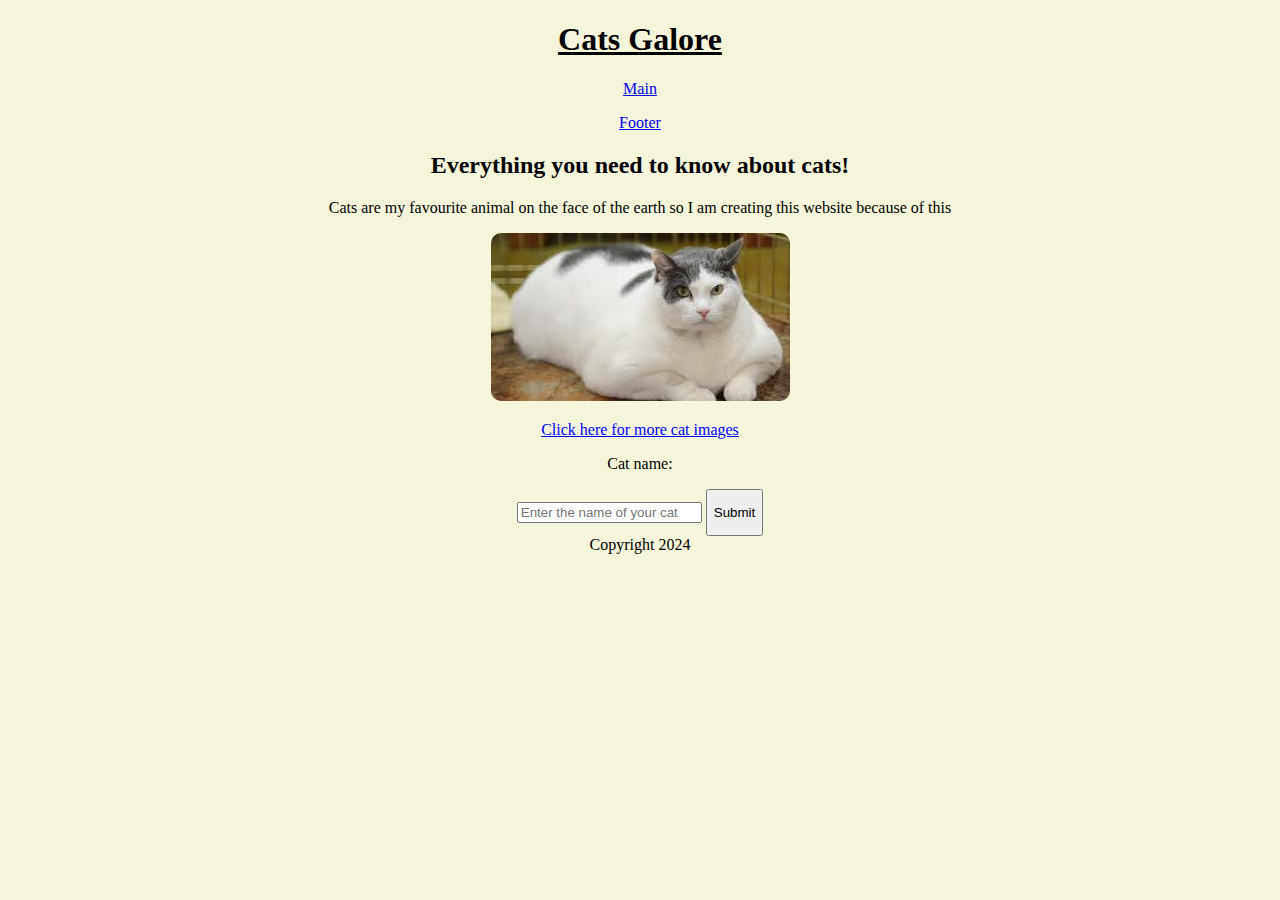
<file: html-css-beginner/index.html>
<!DOCTYPE html> <!-- Specifies to the browser we are using HTML-->
<html lang="en"> <!-- This is the actual HTML tag with the language we are using-->

<head>
    <!-- Head includes all the meta information in the document. This is the information that is not visible to the user, its basically the brain of the document-->
    <meta charset="UTF-8">
    <meta http-equiv="X-UA-Compatible" content="IE=edge">
    <meta name="viewport" content="width=device-width, initial-scale=1.0">
    <link rel="stylesheet" href="styles.css" />
    <!-- This line if code is important for our whole webpage. This links our HTML document to our CSS document, which allows us to style our whole webpage-->
    <title>Cats Galore</title>
</head>

<body> <!--This is the body of the website, all tags, attributes and text NEED to be contain with this tag-->



    <section>
        <!-- This is a section tag, which also a container tag. This allows us to group important parts of our website together. We have used this section tag here in order to contain all of our typography tags-->
        <header>
            <!-- This is a single use tag called header, where the main header or title of the website will be contained-->
            <h1 class="title">Cats Galore</h1>
            <!--This is the h1 tag where we have added our title to our website. We have also added a class method in here to link to our CSS document-->
            <nav class="navigation">
                <!-- This is a nav tag which is usual contained within the header. This will contain navigate links for out website. Nav tags always contain anchor attributes as these store links to other webpages or other pages linked to our website.-->

                <a href="#main">
                    <!-- Here we have added a anchor tag which contains a "#" link. This link is a tag link which will take the user to the part of the page which is linked in that href.-->
                    <p>Main</p>
                </a>

                <a href="#footer">
                    <p>Footer</p>
                </a>

            </nav>
        </header>
        <!-- This is a header tag (typography tag). These tags can go upto h6, with h1 being the most promenant on the website and there only tends to be one h1 tag per webpage for the title -->
        <main id="main">
            <!-- This is another single use tag called main, where the bulk of the website will be contained-->
            <h2>Everything you need to know about cats!</h2> <!-- Example of a h2 tag (typography tag)-->

            <p>Cats are my favourite animal on the face of the earth so I am creating this website because of this</p>
            <!-- This is an example of a paragraph tag (typography tag) which is a single use closing tag used to store text for a webpage-->
    </section>

    <section> <!-- Here we have used another section tag to group our utility tags together-->
        <div>
            <!--Here we have used a div tag which stands for division and its another container tag. We have used this here instead of a section tag as 1. these tags are already contained in a section tag and 2. the image and href link are both related to eachother which is where we used the div tag-->
            <img class="cat-picture"
                src="[data-uri]"
                alt="fat-cat">
            <!-- This is an example of an image tag (utility tag) which is an open tag. We need to give this tag an attribute which in this case is the "src" attribute which is where we store the image source. It also has another attribute called "alt" which is a description of the image-->

            <a href="https://thecatsite.com" target="_blank">
                <!-- This is an example of an anchor tag, which is used to create an anchorage (link) to another location on the internet. Anything in bewtween the opening and closing anchor tags are called the children of the anchor tag. In order for an acnhor tag to work, we need to add a "href" attribute into the opening tag to the link can be clicked-->
                <!-- Here we have also added an id for this anchor, which we can use to link to our CSS document-->


                <p class="link-to-cat-images">Click here for more cat images</p>
                <!-- (typography tag) This will be the clickable text on the webpage which will cover the hyperlink-->
            </a>
        </div>
        <form>
            <!-- This is another example of a contain tag however its used specifically for user inputs. As you can see we have contained this around the input and submit box's-->
            <label>
                <!-- (utility tag) The lable tag, which is a utility tag, is used to wrap around an input tag usually-->
                <p>Cat name:</p>
                <!-- (typography tag) We have also added a paragraph tag in here which will sit above the input box-->
                <input placeholder="Enter the name of your cat" />
                <!-- (utility tag) This is an example of an input tag, which will open up an input box on the webpage. We have added the "placeholder attribute which adds placeholder text on the input box usually telling the user what to input-->
            </label>

            <button name="Submit" type="submit" value="text">
                <!-- (utility tag) The button tag is another utility tag which should always be placed under the lable tag for it to sit next to it on the webpage. After the user has inputted their text they are then able to submit it to the database. We have also added some additional attributes for best practice-->
                <p>Submit</p>
                <!-- Paragraph tag included which will display for the user. Always contained inside the button tags-->
            </button>
        </form>
    </section>
    </main>
    <footer id="footer">
        <!-- This is another single use tag which is used to contain the footer information of the website. We have added an ID which is used in the nav tag at the top of the page-->
        Copyright 2024
    </footer>
</body>

</html>
</file>
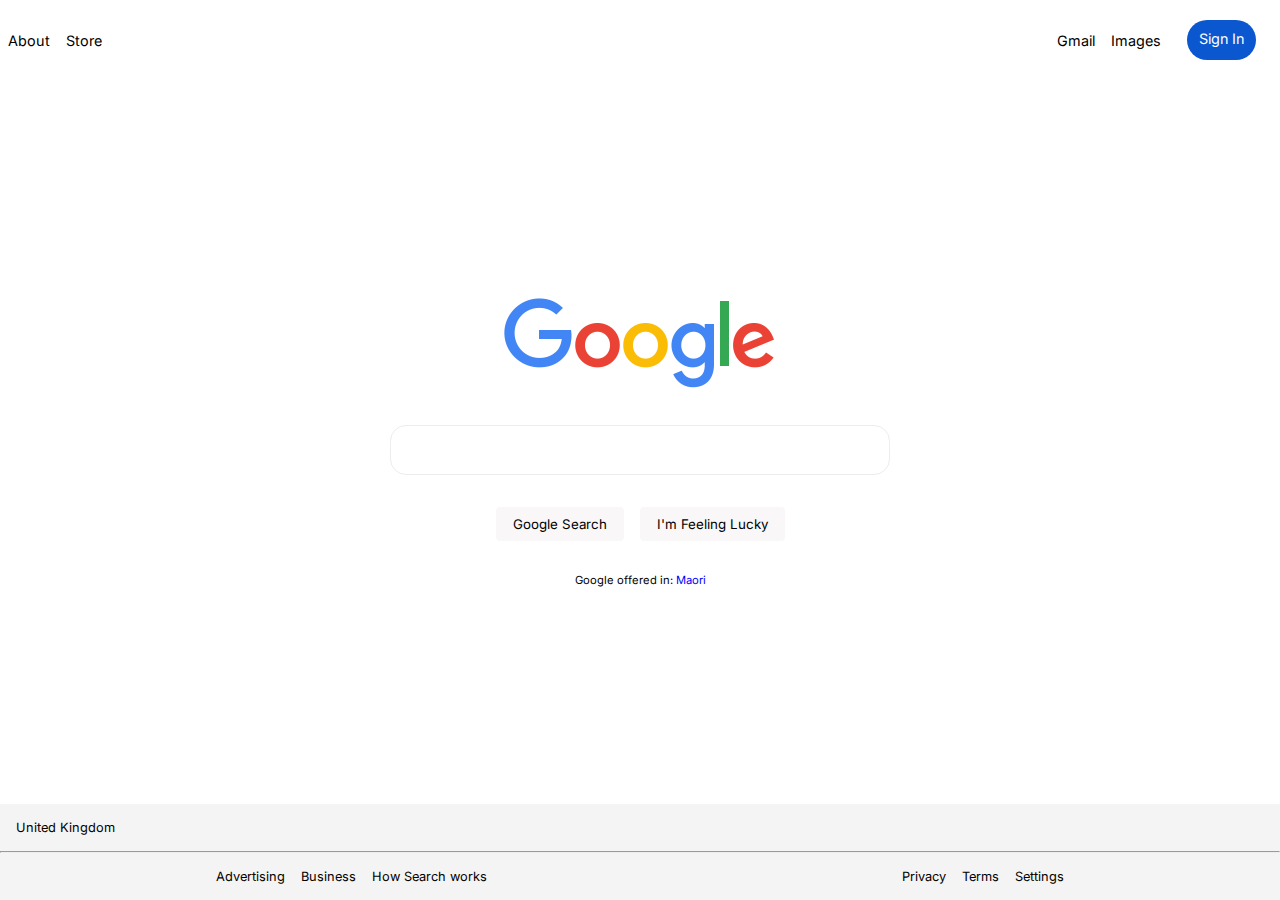
<file: html-css-google-homepage/index.html>
<!DOCTYPE html>
<html lang="en">

<head>
    <meta charset="UTF-8">
    <meta name="viewport" content="width=device-width, initial-scale=1.0">
    <title>Google Homepage</title>
    <link rel="stylesheet" href="styles.css" />
    <link rel="preconnect" href="https://fonts.googleapis.com">
    <link rel="preconnect" href="https://fonts.gstatic.com" crossorigin>
    <link
        href="https://fonts.googleapis.com/css2?family=Inter:ital,opsz,wght@0,14..32,100..900;1,14..32,100..900&family=Poppins:ital,wght@0,100;0,200;0,300;0,400;0,500;0,600;0,700;0,800;0,900;1,100;1,200;1,300;1,400;1,500;1,600;1,700;1,800;1,900&display=swap"
        rel="stylesheet">
    <link rel="stylesheet" href="https://cdnjs.cloudflare.com/ajax/libs/font-awesome/6.6.0/css/all.min.css"
        integrity="sha512-Kc323vGBEqzTmouAECnVceyQqyqdsSiqLQISBL29aUW4U/M7pSPA/gEUZQqv1cwx4OnYxTxve5UMg5GT6L4JJg=="
        crossorigin="anonymous" referrerpolicy="no-referrer" />
</head>

<body>
    <header>
        <div class="nav-container">
            <a class="text-link" target="_blank"
                href="https://about.google/?fg=1&utm_source=google-GB&utm_medium=referral&utm_campaign=hp-header">
                <p>About</p>
            </a>
            <a class="text-link" target="_blank"
                href="https://store.google.com/GB/?utm_source=hp_header&utm_medium=google_ooo&utm_campaign=GS100042&hl=en-GB&pli=1">
                <p>Store</p>
            </a>
        </div>

        <nav class="nav-container nav-container-second">
            <a class="text-link" target="_blank" href="https://mail.google.com">
                <p>Gmail</p>
            </a>
            <a class="text-link" target="_blank" href="https://www.google.co.uk/imghp?hl=en&ogbl">
                <p>Images</p>
            </a>
            <a href="signin.html" class="sign-in-button">Sign In</a>

            <!--<img src="public/profile-picture.jpeg" alt="profile-picture" /> -->
        </nav>
    </header>

    <main>
        <div>
            <img class="google-logo" src="public/google-logo.jpeg" alt="google-logo" />
        </div>

        <div class="input-bar">
            <i class="fa-solid fa-magnifying-glass"></i>
            <form action="https://www.google.com/search" method="GET" style="display: flex; flex: 1;">
                <input id="search-bar" title="Search" name="q" required />
                <input type="file" id="image-upload" accept="image/*" style="display: none;" />
                <div>
                    <button type="button" class="input-icon mic-button">
                        <i class="fa-solid fa-microphone"></i>
                    </button>
                    <button type="button" class="input-icon" id="camera-button">
                        <i class="fa-solid fa-camera"></i>
                    </button>
                </div>
            </form>
        </div>



        <div class="button-grid">
            <button>
                <p>Google Search</p>
            </button>
            <button>
                <p>I'm Feeling Lucky</p>
            </button>
        </div>

        <p class="language-text">
            Google offered in: <a class="language-link">Maori</a>
        </p>
    </main>

    <footer>
        <div>
            <p>United Kingdom</p>
        </div>
        <hr />
        <div class="footer-grid">
            <div class="footer-links">
                <a href="https://ads.google.com/intl/en_uk/home/" target="_blank">
                    <p>Advertising</p>
                </a>
                <a href="https://smallbusiness.withgoogle.com" target="_blank">
                    <p>Business</p>
                </a>
                <a href="https://www.google.com/search/howsearchworks/?fg=1">
                    <p>How Search works</p>
                </a>
            </div>
            <div class="footer-links">
                <a href="https://policies.google.com/privacy?hl=en-GB&fg=1">
                    <p>Privacy</p>
                </a>
                <a href="https://policies.google.com/terms?hl=en-GB&fg=1">
                    <p>Terms</p>
                </a>
                <a href="/">
                    <p>Settings</p>
                </a>
            </div>
        </div>
    </footer>

    <script src="script.js"></script>

</body>

</html>
</file>
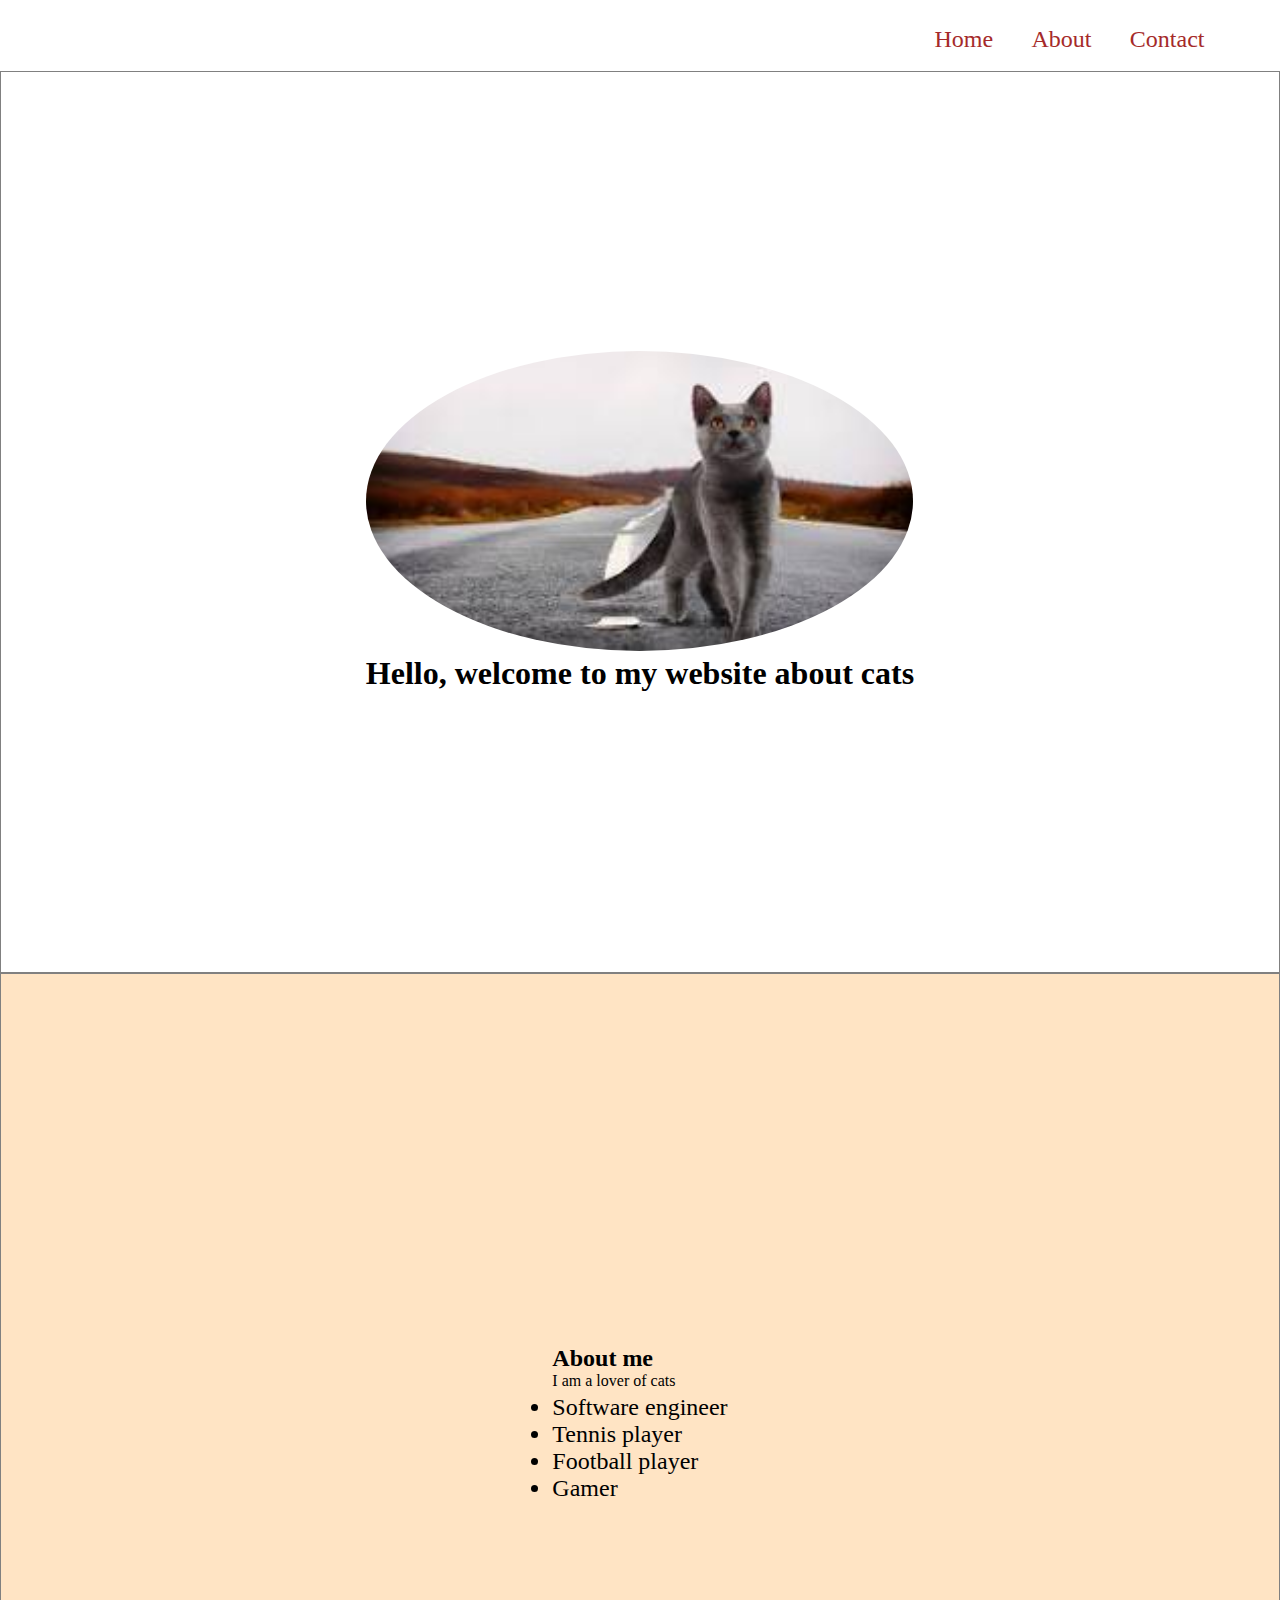
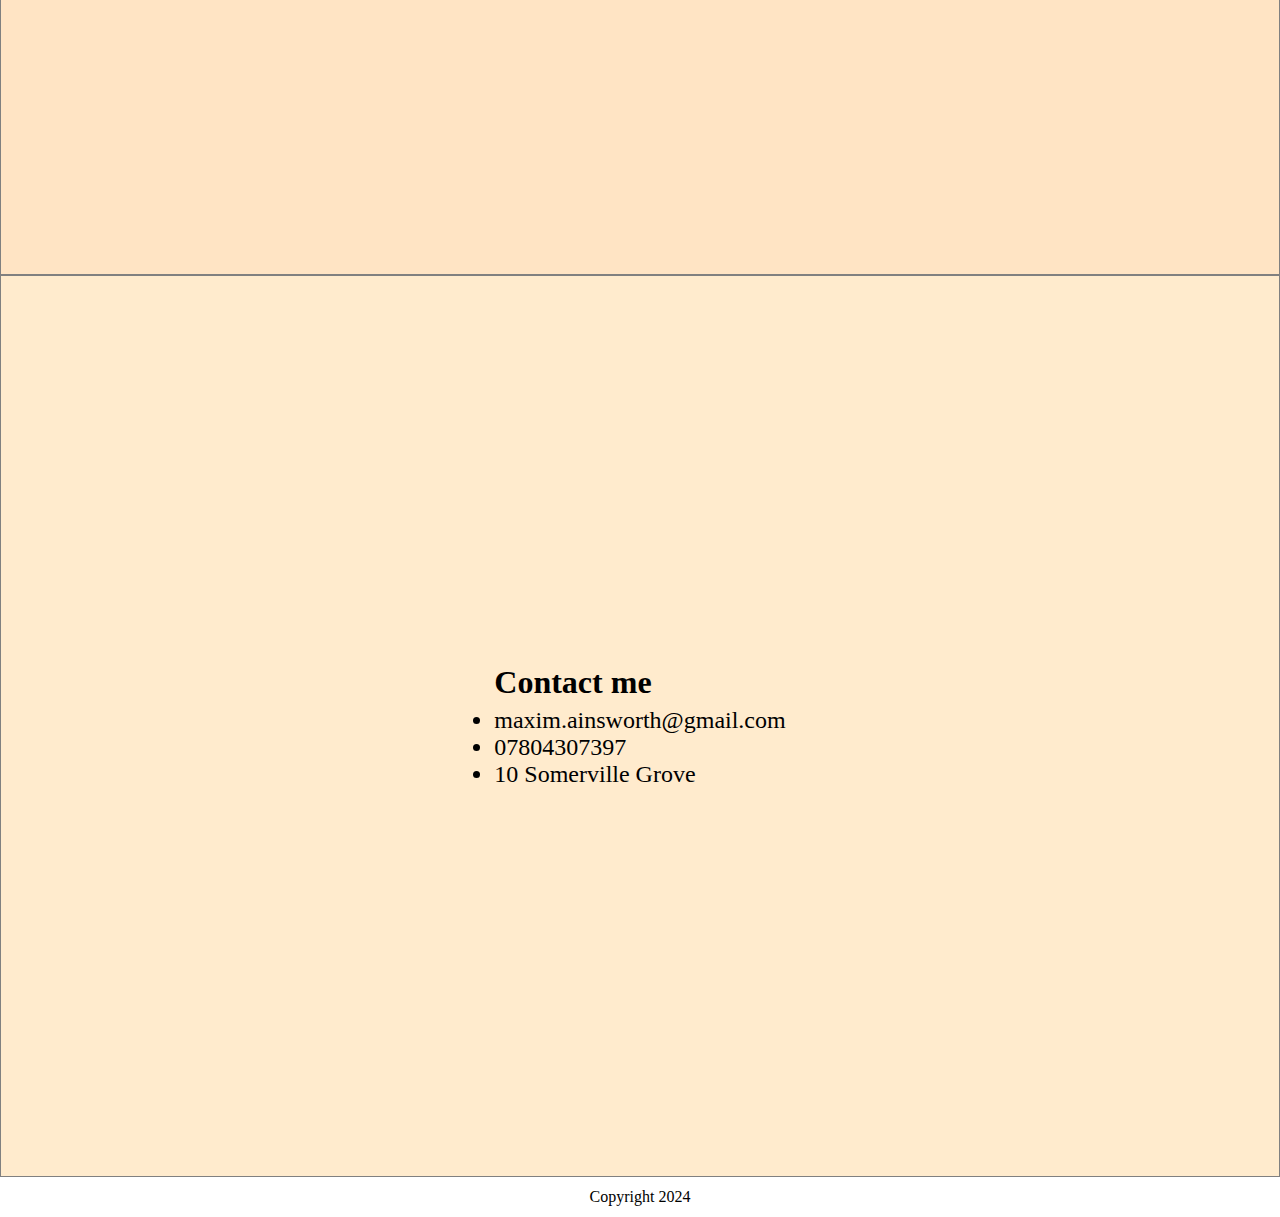
<file: html-css-beginner/website-template.html>
<!DOCTYPE html>
<html lang="en">

<head>
    <meta charset="UTF-8">
    <meta http-equiv="X-UA-Compatible" content="IE=edge">
    <meta name="viewport" content="width=device-width, initial-scale=1.0">
    <link rel="stylesheet" href="style-sheet-template.css" />
    <title>Cats Galore</title>
</head>

<body>
    <header>
        <nav>
        <ul>
        <li><a href="#intro">Home</a></li>
        <li><a href="#about">About</a></li>
        <li><a href="#contact">Contact</a></li>
        </ul>
        </nav>
        </header>
        <main>
            <section id="intro">
                <div class="Container">
                    <img src="[data-uri]" alt="picture-of-a-cat"/>
                    <h1>Hello, welcome to my website about cats</h1>
                </div>
            
            </section>
            
            <section id="about">
                <div class="container">
                    <h2>About me</h2>
                    <p>I am a lover of cats</p>
                    <ul>
                        <li>Software engineer</li>
                        <li>Tennis player</li>
                        <li>Football player</li>
                        <li>Gamer</li>
                    </ul>
                </div>
            
            </section>
            
            <section id="contact">
                <div class="container">
                    <h1>Contact me</h1>
                    <ul>
                        <li>maxim.ainsworth@gmail.com</li>
                        <li>07804307397</li>
                        <li>10 Somerville Grove</li>
                    </ul>

                </div>
            
            </section>
            
            </main>
            <footer>
            Copyright 2024
            </footer>
</body>

</html>
</file>
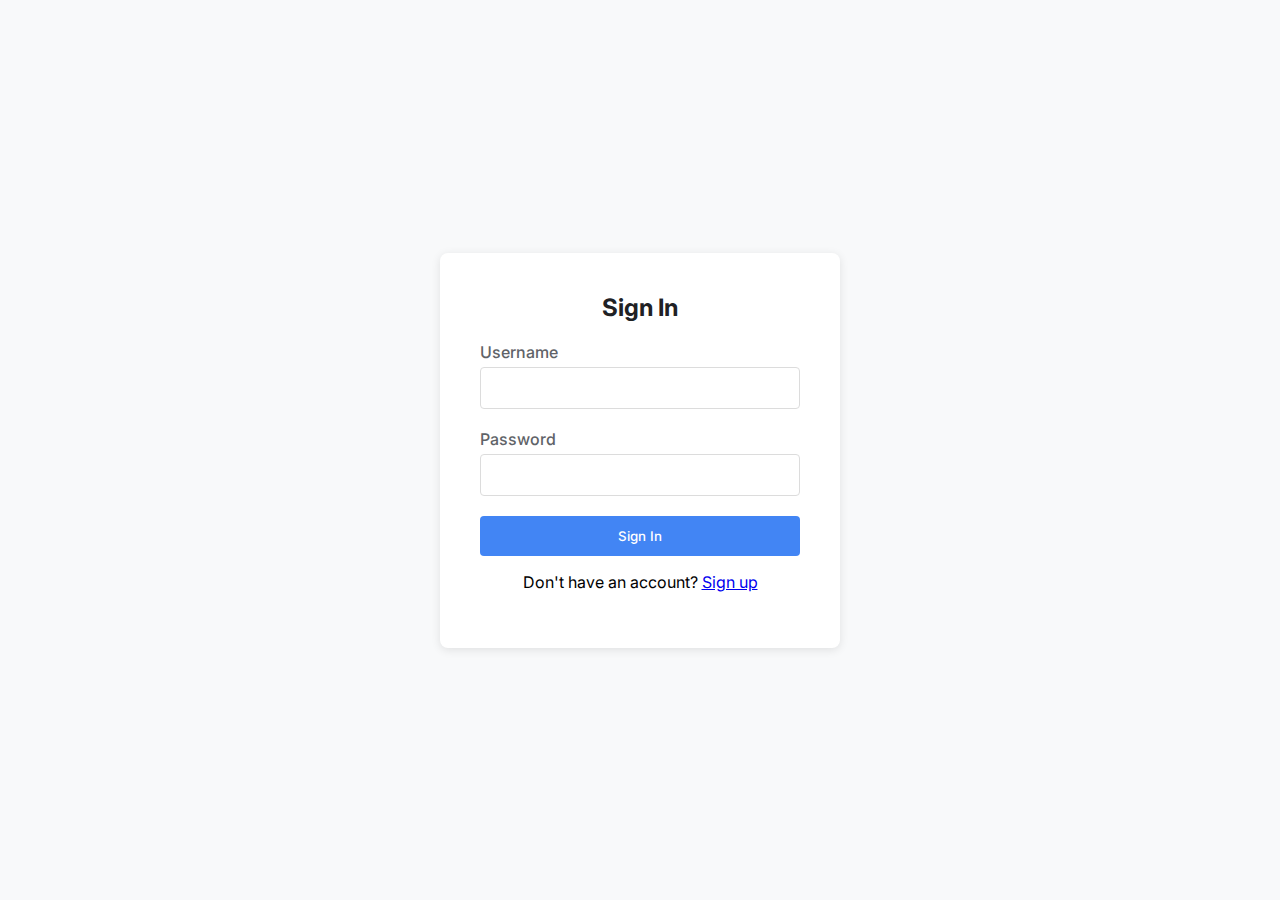
<file: html-css-google-homepage/signin.html>
<!DOCTYPE html>
<html lang="en">
<head>
    <meta charset="UTF-8">
    <meta name="viewport" content="width=device-width, initial-scale=1.0">
    <title>Sign in</title>
    <link rel="stylesheet" href="signinstyles.css">
    <link rel="preconnect" href="https://fonts.googleapis.com">
    <link rel="preconnect" href="https://fonts.gstatic.com" crossorigin>
    <link
        href="https://fonts.googleapis.com/css2?family=Inter:ital,opsz,wght@0,14..32,100..900;1,14..32,100..900&family=Poppins:ital,wght@0,100;0,200;0,300;0,400;0,500;0,600;0,700;0,800;0,900;1,100;1,200;1,300;1,400;1,500;1,600;1,700;1,800;1,900&display=swap"
        rel="stylesheet">
    <link rel="stylesheet" href="https://cdnjs.cloudflare.com/ajax/libs/font-awesome/6.6.0/css/all.min.css"
        integrity="sha512-Kc323vGBEqzTmouAECnVceyQqyqdsSiqLQISBL29aUW4U/M7pSPA/gEUZQqv1cwx4OnYxTxve5UMg5GT6L4JJg=="
        crossorigin="anonymous" referrerpolicy="no-referrer" />
</head>
<body>
    <div class="container">
        <h2>Sign In</h2>
        <form action="process_login.php" method="POST">
            <div class="form-group">
                <label for="username">Username</label>
                <input type="text" id="username" name="username" required>
            </div>
            <div class="form-group">
                <label for="password">Password</label>
                <input type="password" id="password" name="password" required>
            </div>
            <button type="submit" class="submit-btn">Sign In</button>
            <p class="sign-up-link">Don't have an account? <a href="signup.html">Sign up</a></p>
        </form>
    </div>
</body>
</html>
</file>
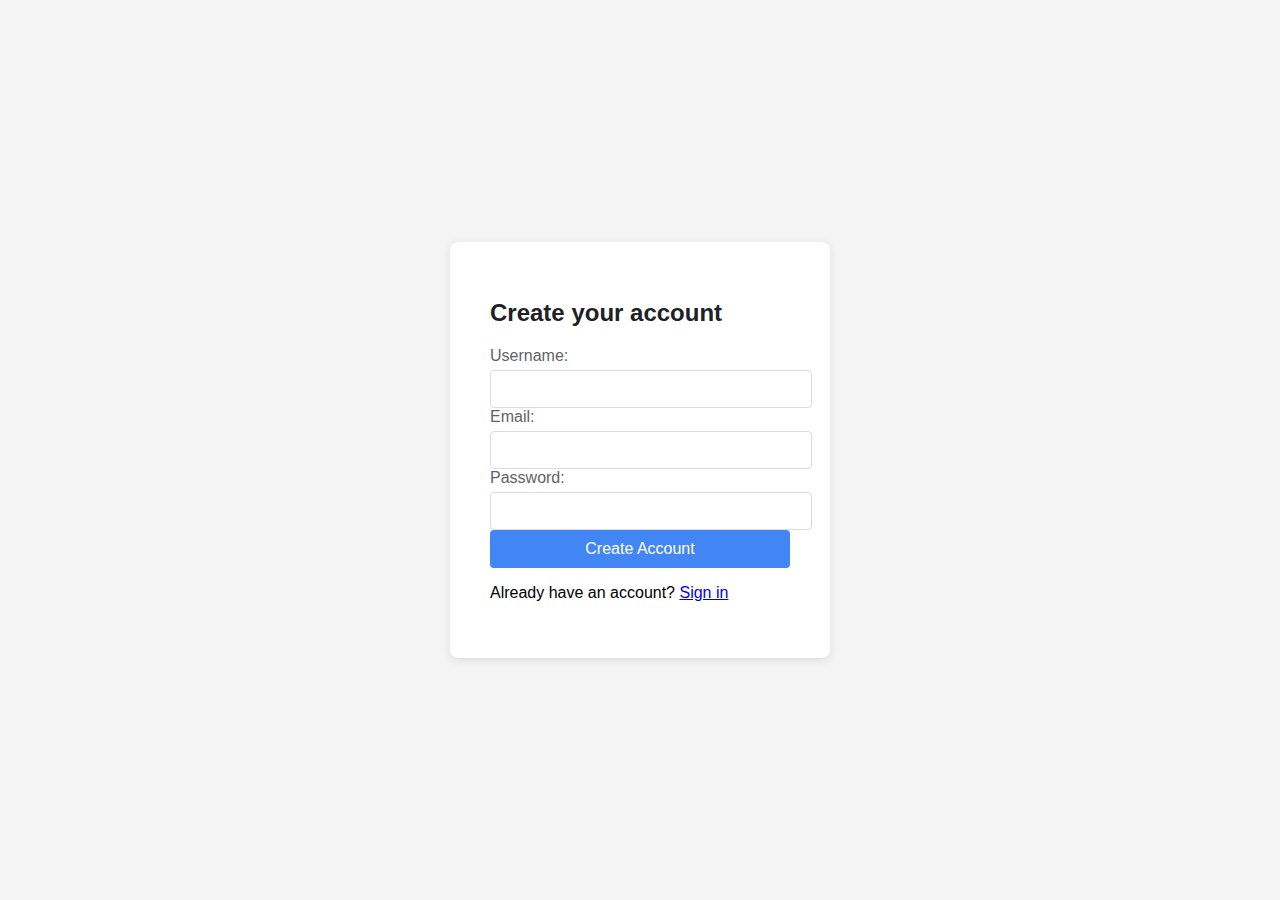
<file: html-css-google-homepage/signup.html>
<!DOCTYPE html>
<html lang="en">
<head>
    <meta charset="UTF-8">
    <meta name="viewport" content="width=device-width, initial-scale=1.0">
    <title>Create Account</title>
    <link rel="stylesheet" href="signup.css">
    <title>Sign up</title>
</head>
<body>
    <div class="container">
        <h1>Create your account</h1>
        <form id="createAccountForm">
            <label for="username">Username:</label>
            <input type="text" id="username" name="username" required minlength="3" maxlength="15">
            <span class="error" id="usernameError"></span>
        
            <label for="email">Email:</label>
            <input type="email" id="email" name="email" required>
            <span class="error" id="emailError"></span>
        
            <label for="password">Password:</label>
            <input type="password" id="password" name="password" required minlength="8" 
                   pattern="(?=.*[a-z])(?=.*[A-Z])(?=.*\d)(?=.*[\W_]).{8,}" 
                   title="Password must be at least 8 characters long, contain at least one uppercase letter, one lowercase letter, one number, and one special character.">
            <span class="error" id="passwordError"></span>
        
            <button type="submit">Create Account</button>
        </form>
        
        <p>Already have an account? <a href="signin.html">Sign in</a></p>
    </div>
</body>
</html>
</file>
<file: html-css-beginner/styles.css>
body {
    /* This is the first method to target styling on a HTML document. Here we are targeting the body which is the whole page and we are changing the background colour */
    background-color: beige;
    font-family: Georgia, 'Times New Roman', Times, serif;
    text-align: center;

}

.navigation {
    color: blue;
       
}

.link-to-cat-images {
    /* This is the second way to target styling on a HTML document. Here we have used a href to target the hyperlink to to see more cats and we have changed the colour to blue */
    color: blue;

}

.title {
    /* This is the third way to target styling on a HTML document. Here we have used a class method to target the title of the webpage and we have underlined it using the text decoration attribute */
    text-decoration: underline;

}

.cat-picture {
    height: auto;
    max-width: 100%;
    object-fit: fill;
    border-radius: 10px;

}
</file>
<file: html-css-google-homepage/styles.css>
* {
    box-sizing: border-box;
    margin: 0;
    padding: 0;
    font-family: 'Inter', sans-serif;
}

header {
    display: flex;
    justify-content: space-between;
    align-items: center;
    padding: 0.5rem;
    gap: 1rem;

}

.nav-container {
    display: flex;
    align-items: center;
    gap: 1rem;
    font-size: 0.9rem;

}

.text-link,
footer a {
    color: inherit;
    text-decoration: none;
}

.text-link:hover,
footer a:hover {
    text-decoration: underline;
}

.nav-container-second .text-link {
    display: none;
}

.icon-link {
    font-size: 1rem;
    color: inherit;
}

.icon-link:hover {
    background-color: rgb(238, 236, 236);
    width: 30px;
    aspect-ratio: 1 / 1;
    overflow: hidden;
    border-radius: 100%;
    display: grid;
    place-items: center;

}

.sign-in-button {
    background-color: #0b57d0;
    border: none;
    color: white;
    display: flex;
    padding: 10px 12px;
    margin: 12px 16px 12px 10px;
    border-radius: 100px;
    min-height: 40px;
    outline: none;
    line-height: 18px;
    text-decoration: none;
    
}

.sign-in-button:hover,
.sign-in-button:focus-within {
    box-shadow: 0 0 1px 2px rgb(148, 155, 162);
    text-decoration: none;
    
}

.google-header {
    font-family: 'Poppins', sans-serif;
}

.img-button {
    border: none;
    background: transparent;

}

.img-button img {
    width: 30px;
    overflow: hidden;
    border-radius: 100%;
}

body {
    font-size: 0.9rem;
    display: flex;
    flex-direction: column;
    min-height: 100vh;
}

button {
    cursor: pointer;
}

.google-logo {

    width: 272;
    height: 92px;

}

main {
    flex: 1;
    display: flex;
    flex-direction: column;
    justify-content: center;
    align-items: center;
    gap: 2rem;
    padding: 1rem;
}

.input-bar {
    display: flex;
    align-items: center; 
    gap: 0.5rem; 
    width: 100%;
    max-width: 500px;
    border: 1px solid rgb(238, 236, 236);
    padding: 0.5rem; 
    border-radius: 1rem;
}

.input-bar:hover,
.input-bar:focus-within {
    box-shadow: 0 0 1px 2px rgb(248, 246, 246);
}


.input-bar input {
    flex: 1; 
    border: none;
    outline: none;
    padding: 0.5rem; 
}

.input-bar div {
    display: flex; 
    align-items: center; 
    gap: 0.5rem; 
}

.input-icon {
    background: transparent;
    border: none;
    cursor: pointer; 
    padding: 0.5rem; 
}

.input-icon:hover {
    opacity: 0.6;
}

.button-grid {
    display: flex;
    align-items: center;
    gap: 1rem;
}

.button-grid button {
    padding: 0.5rem 1rem;
    border: 1px solid transparent;
    background-color: rgb(249, 247, 247);
    border-radius: 0.25rem;

}

.button-grid button:hover {

    border: 1px solid slategray;

}

.language-link {
    color: blue;
    text-decoration: none;
    cursor: pointer;

}

.language-link:hover {
    text-decoration: underline;
}

.language-text {
    font-size: 0.7rem
}

footer {
    background-color: rgb(244, 244, 244);
    font-size: 0.7rem;
}

footer>div {
    padding: 1rem;
}

.footer-grid {
    display: flex;
    flex-direction: column;
    align-items: center;
    justify-content: space-around;
    gap: 2rem;
}

.footer-links {
    display: flex;
    align-items: center;
    gap: 1rem;
}

@media (min-width: 640px) {
    footer {
        font-size: 0.8rem;
    }

    .footer-grid {
        display: flex;
        flex-direction: row;
        gap: 1rem;
    }
    .nav-container-second .text-link {
        display: block;
    }
}
</file>
<file: html-css-beginner/style-sheet-template.css>
*{
    padding: 0;
    margin: 0;
    }
    
    header{
    height: 45px;
    }
    header nav ul{
    display: flex;
    margin-left: 70%;
    list-style: none;
    }
    
    header nav ul li{
    padding-left: 10%;
    }
    
    header a{
    text-decoration: none;
    color: brown;
    
    }
    
    section{
    height: 100vh;
    border: 1px solid grey;
    display: flex;
    justify-content: center;
    align-items: center;
    }
    
    .Container img{
    height: 300px;
    border-radius: 50%;
    }
    
    .Container h2{
    margin-top: 2%;
    font-size: 3em;
    font-family: 'Lucida Sans', 'Lucida Sans Regular', 'Lucida Grande', 'Lucida Sans Unicode', Geneva, Verdana, sans-serif;
    }
    .Container p, ul{
    margin-top: 2%;
    font-size: 1.5rem;
    }
    
    footer {
    line-height: 40px;
    display: flex;
    justify-content: center;
    font-size: 1rem;
    }

    #intro {
        
        background-repeat: round;
        }
        #about{
        background-color: bisque;
        }
        #contact{
        background-color: blanchedalmond;
        }
</file>
<file: html-css-google-homepage/signinstyles.css>
* {
    box-sizing: border-box;
    margin: 0;
    padding: 0;
    font-family: 'Inter', sans-serif;
}

body {
    display: flex;
    justify-content: center;
    align-items: center;
    height: 100vh;
    background-color: #f8f9fa;
}

.container {
    background: white;
    padding: 40px;
    border-radius: 8px;
    box-shadow: 0 2px 10px rgba(0, 0, 0, 0.1);
    width: 400px;
    text-align: center;
}

h2 {
    color: #202124;
    margin-bottom: 20px;
}

.form-group {
    margin-bottom: 20px;
    text-align: left;
}

label {
    display: block;
    margin-bottom: 5px;
    color: #5f6368;
    font-weight: 500;
}

input {
    width: 100%;
    padding: 12px;
    border: 1px solid #dcdcdc;
    border-radius: 4px;
    transition: border-color 0.3s;
}

input:focus {
    border-color: #4285f4;
    outline: none;
}

button {
    width: 100%;
    padding: 12px;
    background-color: #4285f4;
    color: white;
    border: none;
    border-radius: 4px;
    cursor: pointer;
    transition: background-color 0.3s;
    font-weight: 500;
}

button:hover {
    background-color: #357ae8;
}

footer {
    margin-top: 20px;
    font-size: 0.8rem;
    color: #5f6368;
}

.footer-link {
    color: #4285f4;
    text-decoration: none;
}

.sign-up-link {
    padding: 1rem;
    
}
</file>
<file: html-css-google-homepage/signup.css>
body {
    font-family: Arial, sans-serif;
    background-color: #f5f5f5;
    display: flex;
    justify-content: center;
    align-items: center;
    height: 100vh;
    margin: 0;
}

.container {
    background-color: white;
    padding: 40px;
    border-radius: 8px;
    box-shadow: 0 2px 10px rgba(0, 0, 0, 0.1);
    width: 300px;
}

h1 {
    font-size: 24px;
    margin-bottom: 20px;
    color: #202124;
}

.input-group {
    margin-bottom: 15px;
}

label {
    display: block;
    margin-bottom: 5px;
    color: #5f6368;
}

input {
    width: 100%;
    padding: 10px;
    border: 1px solid #dadce0;
    border-radius: 4px;
    font-size: 14px;
}

input:focus {
    outline: none;
    border-color: #4285f4;
}

button {
    background-color: #4285f4;
    color: white;
    padding: 10px;
    border: none;
    border-radius: 4px;
    cursor: pointer;
    width: 100%;
    font-size: 16px;
}

button:hover {
    background-color: #357ae8;
}

.footer-text {
    text-align: center;
    margin-top: 15px;
    font-size: 14px;
}

.footer-text a {
    color: #4285f4;
    text-decoration: none;
}

.footer-text a:hover {
    text-decoration: underline;
}
</file>
